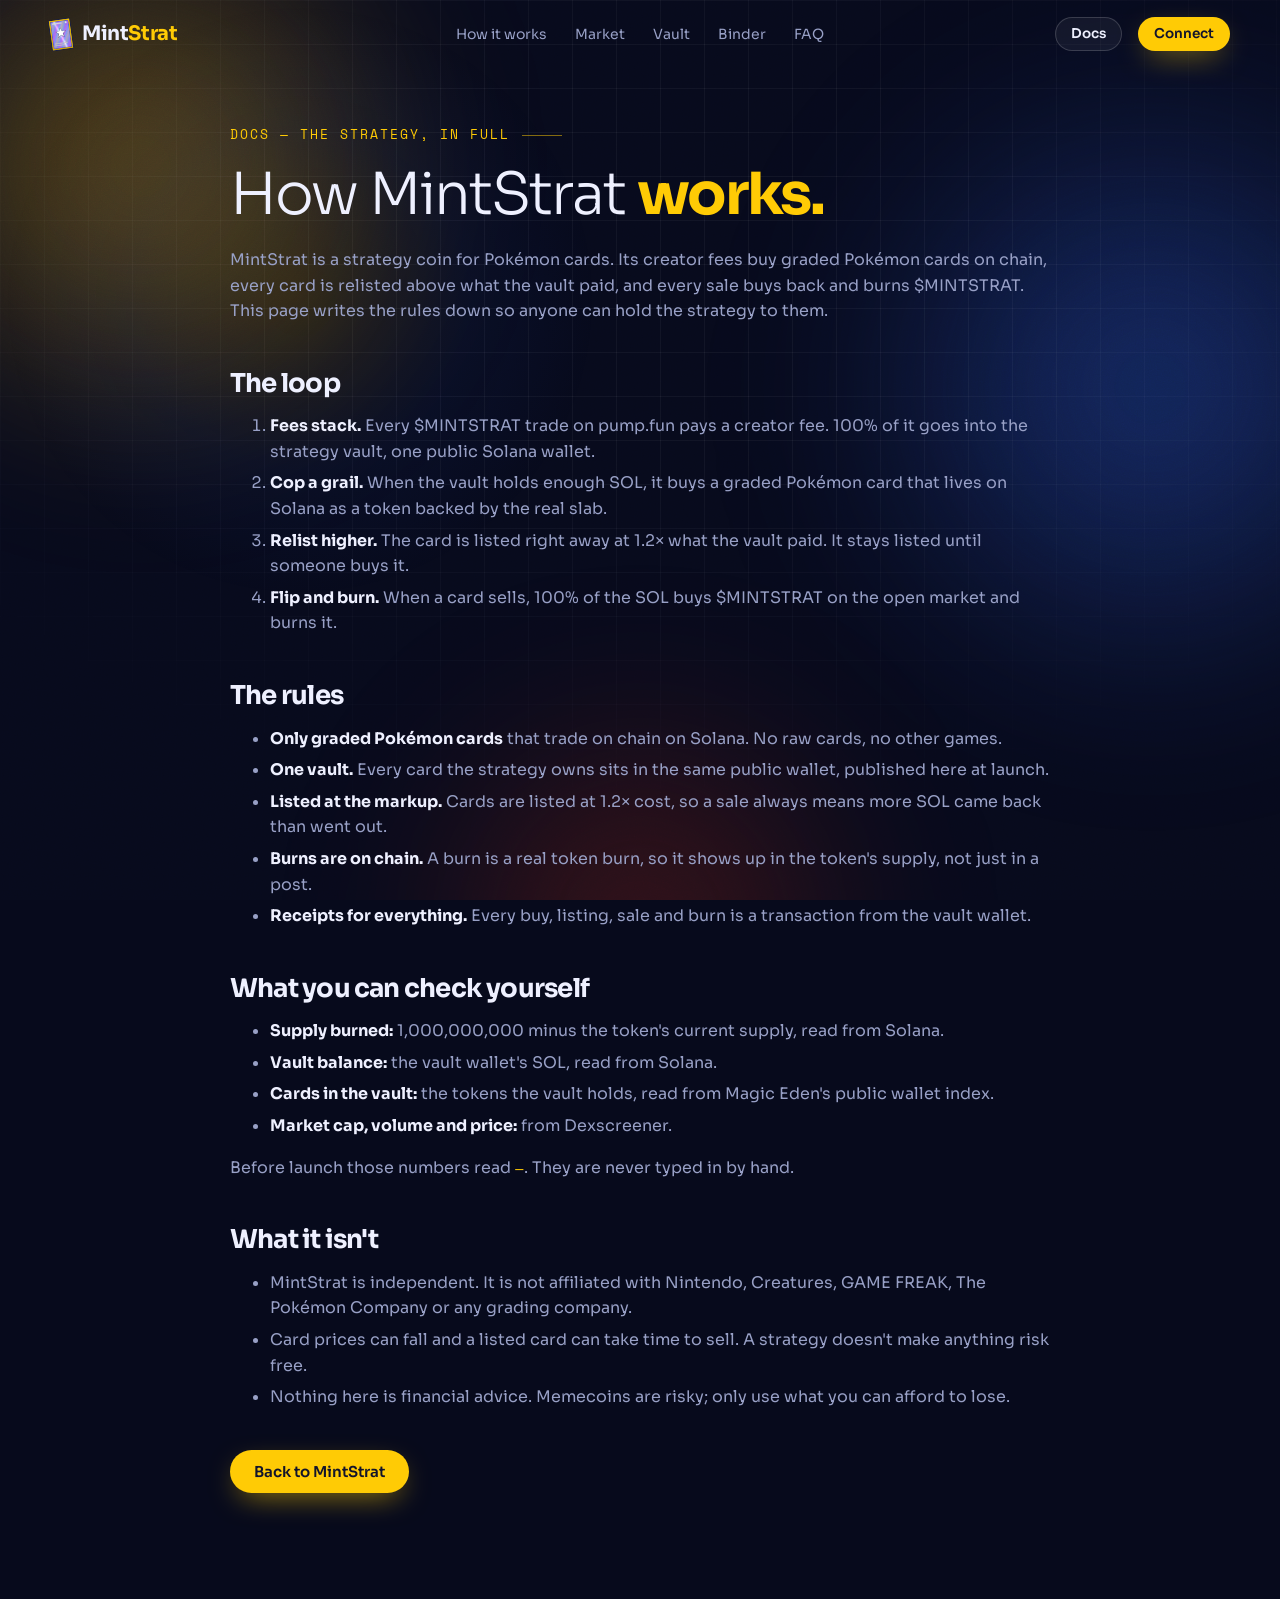
<file: docs.html>
<!doctype html>
<html lang="en">
<head>
<meta charset="utf-8">
<meta name="viewport" content="width=device-width, initial-scale=1, viewport-fit=cover">
<title>MintStrat — docs</title>
<meta name="description" content="Fees cop grails. Grails get flipped. Every flip burns supply. The Pokémon card strategy on Solana.">
<meta property="og:title" content="MintStrat">
<meta property="og:description" content="Fees cop grails. Grails get flipped. Every flip burns supply.">
<meta property="og:image" content="https://mintstrat-two.vercel.app/assets/img/og.jpg">
<meta property="og:url" content="https://mintstrat-two.vercel.app/">
<meta name="twitter:card" content="summary_large_image">
<meta name="theme-color" content="#070a1c">
<link rel="icon" href="/favicon.ico?v=2" sizes="any">
<link rel="icon" type="image/png" href="/assets/img/favicon-32.png?v=2" sizes="32x32">
<link rel="apple-touch-icon" href="/assets/img/favicon-180.png?v=2">
<link rel="preload" href="/assets/fonts/sora.woff2" as="font" type="font/woff2" crossorigin>
<link rel="stylesheet" href="/assets/css/site.css?v=5">
</head>
<body>
<div class="bg" aria-hidden="true"><i class="glow g1"></i><i class="glow g2"></i><i class="glow g3"></i><div class="grid"></div><div class="tw" id="tw"></div></div>
<div class="grain" aria-hidden="true"></div>

<div class="progress" id="progress" aria-hidden="true"></div>
<div class="cglow" id="cglow" aria-hidden="true"></div>
<nav class="top" id="nav">
  <div class="wrap in">
    <a class="logo" href="/" aria-label="MintStrat, back to top"><img src="/assets/img/card-star.webp" alt="" width="22" height="31"><span>Mint<b>Strat</b></span></a>
    <div class="links" id="links"><a href="/#how">How it works</a><a href="/#market">Market</a><a href="/#live">Vault</a><a href="/#binder">Binder</a><a href="/#faq">FAQ</a></div>
    <div class="navr"><a class="btn ghost sm" href="/docs">Docs</a><span id="navBuy"></span><span id="navWallet" class="wwrap"></span><button class="menu" id="menu" type="button" aria-label="Menu" aria-expanded="false"><i></i><i></i></button></div>
  </div>
</nav>

<main>
<article class="wrap doc">
  <div class="eyebrow">docs — the strategy, in full</div>
  <h1>How MintStrat <b style="color:var(--y);font-weight:700">works.</b></h1>
  <p>MintStrat is a strategy coin for Pokémon cards. Its creator fees buy graded Pokémon cards on chain, every card is relisted above what the vault paid, and every sale buys back and burns $MINTSTRAT. This page writes the rules down so anyone can hold the strategy to them.</p>

  <h2>The loop</h2>
  <ol>
    <li><b>Fees stack.</b> Every $MINTSTRAT trade on pump.fun pays a creator fee. <span data-cfg="feePct">100</span>% of it goes into the strategy vault, one public Solana wallet.</li>
    <li><b>Cop a grail.</b> When the vault holds enough SOL, it buys a graded Pokémon card that lives on Solana as a token backed by the real slab.</li>
    <li><b>Relist higher.</b> The card is listed right away at <span data-cfg="markup">1.2</span>× what the vault paid. It stays listed until someone buys it.</li>
    <li><b>Flip and burn.</b> When a card sells, <span data-cfg="burnPct">100</span>% of the SOL buys $MINTSTRAT on the open market and burns it.</li>
  </ol>

  <h2>The rules</h2>
  <ul>
    <li><b>Only graded Pokémon cards</b> that trade on chain on Solana. No raw cards, no other games.</li>
    <li><b>One vault.</b> Every card the strategy owns sits in the same public wallet, published here at launch.</li>
    <li><b>Listed at the markup.</b> Cards are listed at <span data-cfg="markup">1.2</span>× cost, so a sale always means more SOL came back than went out.</li>
    <li><b>Burns are on chain.</b> A burn is a real token burn, so it shows up in the token's supply, not just in a post.</li>
    <li><b>Receipts for everything.</b> Every buy, listing, sale and burn is a transaction from the vault wallet.</li>
  </ul>

  <h2>What you can check yourself</h2>
  <ul>
    <li><b>Supply burned:</b> 1,000,000,000 minus the token's current supply, read from Solana.</li>
    <li><b>Vault balance:</b> the vault wallet's SOL, read from Solana.</li>
    <li><b>Cards in the vault:</b> the tokens the vault holds, read from Magic Eden's public wallet index.</li>
    <li><b>Market cap, volume and price:</b> from Dexscreener.</li>
  </ul>
  <p>Before launch those numbers read <code>—</code>. They are never typed in by hand.</p>

  <h2>What it isn't</h2>
  <ul>
    <li>MintStrat is independent. It is not affiliated with Nintendo, Creatures, GAME FREAK, The Pokémon Company or any grading company.</li>
    <li>Card prices can fall and a listed card can take time to sell. A strategy doesn't make anything risk free.</li>
    <li>Nothing here is financial advice. Memecoins are risky; only use what you can afford to lose.</li>
  </ul>
  <p style="margin-top:40px"><a class="btn y" href="/">Back to MintStrat</a></p>
</article>
</main>
<script src="/assets/js/config.js?v=1"></script>
<div class="toast" id="toast" role="status" aria-live="polite"></div>
<script src="/assets/js/wallet.js?v=1"></script>
<script>(function(){var C=window.MINT||{};document.querySelectorAll('[data-cfg]').forEach(function(e){var v=C[e.dataset.cfg];if(v!=null)e.textContent=v;});var n=document.getElementById('nav');addEventListener('scroll',function(){n.classList.toggle('scrolled',scrollY>10)},{passive:true});var m=document.getElementById('menu');m.addEventListener('click',function(){n.classList.toggle('open')});})();</script>
</body>
</html>
</file>
<file: assets/css/site.css>
@font-face { font-family: 'Sora'; src: url('/assets/fonts/sora.woff2') format('woff2'); font-weight: 100 800; font-display: swap; }
@font-face { font-family: 'Mono'; src: url('/assets/fonts/mono.woff2') format('woff2'); font-weight: 400; font-display: swap; }
@font-face { font-family: 'Mono'; src: url('/assets/fonts/mono-bold.woff2') format('woff2'); font-weight: 700; font-display: swap; }
:root {
  --bg: #070a1c; --bg2: #0b1030; --panel: rgba(16, 20, 52, .58); --panel2: rgba(255, 255, 255, .04); --line: rgba(255, 255, 255, .09); --line2: rgba(255, 255, 255, .16);
  --text: #eef0ff; --mute: #98a0c6; --mute2: #6c74a0; --y: #ffcb05; --y2: #ffb000; --blue: #2f63e6; --sky: #6fb4ff; --red: #e3350d; --ok: #39d98a;
  --r: 22px; --ease: cubic-bezier(.2, .8, .2, 1); --spring: cubic-bezier(.34, 1.5, .64, 1);
  --sans: 'Sora', system-ui, -apple-system, sans-serif; --mono: 'Mono', ui-monospace, SFMono-Regular, Menlo, monospace;
}
* { box-sizing: border-box; }
html { scroll-behavior: smooth; overflow-x: hidden; background: var(--bg); }
body { margin: 0; color: var(--text); font: 400 16px/1.6 var(--sans); background: var(--bg); overflow-x: clip; -webkit-font-smoothing: antialiased; }
img { max-width: 100%; display: block; }
a { color: inherit; }
.wrap { width: min(1180px, 100% - 40px); margin: 0 auto; }
::selection { background: var(--y); color: #111; }

/* ---------- the ground: deep navy, gold and blue glows, a faint grid, twinkles ---------- */
.bg { position: fixed; inset: 0; z-index: 0; pointer-events: none; overflow: hidden; }
.glow { position: absolute; border-radius: 50%; filter: blur(90px); opacity: .55; animation: drift 22s ease-in-out infinite alternate; }
.g1 { width: 46vw; height: 46vw; left: -12vw; top: -10vw; background: radial-gradient(circle, rgba(255, 190, 20, .75), rgba(255, 150, 0, 0) 70%); }
.g2 { width: 52vw; height: 52vw; right: -16vw; top: 6vh; background: radial-gradient(circle, rgba(47, 99, 230, .8), rgba(47, 99, 230, 0) 70%); animation-duration: 28s; }
.g3 { width: 40vw; height: 40vw; left: 30vw; bottom: -22vw; background: radial-gradient(circle, rgba(227, 53, 13, .55), rgba(227, 53, 13, 0) 70%); animation-duration: 26s; }
@keyframes drift { from { transform: translate3d(0, 0, 0) scale(1); } to { transform: translate3d(4vw, 3vh, 0) scale(1.08); } }
.grid { position: absolute; inset: -44px; background-image: linear-gradient(rgba(255, 255, 255, .045) 1px, transparent 1px), linear-gradient(90deg, rgba(255, 255, 255, .045) 1px, transparent 1px); background-size: 44px 44px; mask-image: radial-gradient(ellipse 80% 70% at 50% 30%, #000 30%, transparent 85%); -webkit-mask-image: radial-gradient(ellipse 80% 70% at 50% 30%, #000 30%, transparent 85%); animation: gridmove 30s linear infinite; }
@keyframes gridmove { to { transform: translate3d(44px, 44px, 0); } }
.grain { position: fixed; inset: 0; z-index: 1; pointer-events: none; opacity: .14; mix-blend-mode: overlay;
  background-image: url("data:image/svg+xml,%3Csvg xmlns='http://www.w3.org/2000/svg' width='160' height='160'%3E%3Cfilter id='n'%3E%3CfeTurbulence type='fractalNoise' baseFrequency='.85' numOctaves='2' stitchTiles='stitch'/%3E%3C/filter%3E%3Crect width='160' height='160' filter='url(%23n)'/%3E%3C/svg%3E"); }
.tw i { position: absolute; width: var(--s, 10px); height: var(--s, 10px); background: #fff; clip-path: polygon(50% 0, 60% 40%, 100% 50%, 60% 60%, 50% 100%, 40% 60%, 0 50%, 40% 40%); opacity: 0; animation: twinkle var(--d, 4s) ease-in-out infinite; animation-delay: var(--dl, 0s); filter: drop-shadow(0 0 6px rgba(255, 255, 255, .8)); }
@keyframes twinkle { 0%, 100% { opacity: 0; transform: scale(.4) rotate(0deg); } 50% { opacity: .9; transform: scale(1) rotate(45deg); } }
main, nav { position: relative; z-index: 2; }

/* ---------- nav ---------- */
nav.top { position: sticky; top: 0; z-index: 30; transition: background .3s, border-color .3s; border-bottom: 1px solid transparent; }
nav.top.scrolled { background: rgba(7, 10, 28, .72); backdrop-filter: blur(16px) saturate(1.4); -webkit-backdrop-filter: blur(16px) saturate(1.4); border-bottom-color: var(--line); }
nav.top .in { display: grid; grid-template-columns: 1fr auto 1fr; align-items: center; height: 68px; }
.logo { display: inline-flex; align-items: center; gap: 10px; text-decoration: none; font: 700 20px/1 var(--sans); letter-spacing: -.02em; }
.logo img { width: 22px; height: auto; transform: rotate(-8deg); transition: transform .5s var(--spring); }
.logo:hover img { transform: rotate(6deg) scale(1.12); }
.logo b { color: var(--y); font-weight: 700; }
.links { position: relative; display: flex; gap: 2px; }
.links a { position: relative; z-index: 1; text-decoration: none; font-size: 14px; color: var(--mute); padding: 8px 13px; border-radius: 999px; transition: color .25s; white-space: nowrap; }
.links a:hover, .links a.on { color: var(--text); }
.links a.on { background: rgba(255, 255, 255, .07); box-shadow: inset 0 0 0 1px var(--line); }
.navr { display: flex; justify-content: flex-end; align-items: center; gap: 8px; }
.menu { display: none; }

/* ---------- buttons ---------- */
.btn { display: inline-flex; align-items: center; justify-content: center; gap: 8px; border: 0; border-radius: 999px; padding: 14px 24px; font: 600 15px/1 var(--sans); text-decoration: none; cursor: pointer; transition: transform .35s var(--spring), box-shadow .3s, background .2s, color .2s; white-space: nowrap; }
.btn.y { background: var(--y); color: #12142c; box-shadow: 0 10px 30px -10px rgba(255, 203, 5, .7); }
.btn.y:hover { transform: translateY(-2px); box-shadow: 0 16px 36px -12px rgba(255, 203, 5, .85); }
.btn.ghost { background: rgba(255, 255, 255, .05); color: var(--text); box-shadow: inset 0 0 0 1px var(--line2); }
.btn.ghost:hover { background: rgba(255, 255, 255, .1); transform: translateY(-2px); }
.btn.sm { padding: 10px 16px; font-size: 13.5px; }
.btn[disabled] { opacity: .5; pointer-events: none; }

/* ---------- hero ---------- */
.hero { position: relative; padding: 46px 0 0; }
.hero-in { display: grid; grid-template-columns: minmax(0, 1.2fr) minmax(0, .95fr); gap: 30px; align-items: center; min-height: min(640px, calc(100svh - 120px)); }
h1 { font: 300 clamp(36px, 4.5vw, 62px)/1.06 var(--sans); letter-spacing: -.035em; margin: 22px 0 22px; }
h1 .l { display: block; overflow: hidden; }
h1 .l > span { display: inline-block; transform: translateY(105%); animation: up .9s var(--ease) forwards; }
h1 .l:nth-child(2) > span { animation-delay: .08s; } h1 .l:nth-child(3) > span { animation-delay: .16s; }
h1 .y { color: var(--y); font-weight: 700; }
@keyframes up { to { transform: none; } }
.mono-line { font: 400 13px/1.6 var(--mono); letter-spacing: .16em; color: var(--mute); margin: 0 0 30px; opacity: 0; animation: fadein .8s .45s forwards; }
.mono-line b { color: var(--y); font-weight: 700; }
.ctas { display: flex; gap: 12px; flex-wrap: wrap; opacity: 0; animation: fadein .8s .55s forwards; }
@keyframes fadein { to { opacity: 1; } }
.hero-art { --px: 0px; --py: 0px; position: relative; height: 560px; perspective: 1400px; }
.hero-art .fan { transform: translate3d(var(--px), var(--py), 0); transition: transform .6s var(--ease); }
.hero-art .gp { translate: calc(var(--px) * -.6) calc(var(--py) * -.6); transition: translate .6s var(--ease), opacity .8s var(--ease); }
.fan { position: absolute; left: 50%; top: 50%; width: 0; height: 0; }
.fan .holo { position: absolute; width: 230px; aspect-ratio: 560 / 784; left: -115px; top: -161px; transition: transform .8s var(--spring); }
.fan .c1 { transform: translate(-128px, 18px) rotate(-14deg); z-index: 1; }
.fan .c2 { transform: translate(128px, 18px) rotate(14deg); z-index: 1; }
.fan .c3 { transform: translate(0, -8px); z-index: 2; }
.hero-art:hover .fan .c1 { transform: translate(-160px, 22px) rotate(-18deg); }
.hero-art:hover .fan .c2 { transform: translate(160px, 22px) rotate(18deg); }
.fan .holo { opacity: 0; animation: dealin .9s var(--spring) forwards; }
.fan .c1 { animation-delay: .25s; } .fan .c2 { animation-delay: .38s; } .fan .c3 { animation-delay: .5s; }
@keyframes dealin { from { opacity: 0; translate: 0 60px; } to { opacity: 1; translate: 0 0; } }
.halo { position: absolute; left: 50%; top: 50%; width: 520px; height: 520px; margin: -260px 0 0 -260px; border-radius: 50%; background: radial-gradient(circle, rgba(255, 196, 30, .38), rgba(255, 196, 30, 0) 62%); filter: blur(10px); animation: breathe 6s ease-in-out infinite; }
@keyframes breathe { 50% { transform: scale(1.08); opacity: .8; } }
.rays { position: absolute; left: 50%; top: 50%; width: 900px; height: 900px; margin: -450px 0 0 -450px; background: repeating-conic-gradient(from 0deg, rgba(255, 255, 255, .05) 0 6deg, transparent 6deg 15deg); mask-image: radial-gradient(circle, #000 10%, transparent 60%); -webkit-mask-image: radial-gradient(circle, #000 10%, transparent 60%); animation: spin 80s linear infinite; }
@keyframes spin { to { transform: rotate(360deg); } }

/* the holo card: tilt toward the pointer, foil and glare follow it */
.holo { --rx: 0deg; --ry: 0deg; --mx: 50%; --my: 50%; --o: 0; }
.holo .in { position: absolute; inset: 0; border-radius: 6.5% / 4.6%; transform: rotateX(var(--rx)) rotateY(var(--ry)); transform-style: preserve-3d; transition: transform .5s var(--ease); box-shadow: 0 30px 60px -24px rgba(0, 0, 20, .8); will-change: transform; }
.holo.active .in { transition: transform .08s linear; }
.holo img { width: 100%; height: 100%; border-radius: inherit; }
.holo .foil, .holo .glare { position: absolute; inset: 2.5%; border-radius: 5% / 3.6%; pointer-events: none; }
.holo .foil { background: linear-gradient(115deg, transparent 18%, rgba(255, 70, 190, .55) 32%, rgba(70, 230, 255, .55) 44%, rgba(255, 240, 90, .55) 56%, rgba(120, 255, 160, .5) 68%, transparent 82%); background-size: 260% 260%; background-position: var(--mx) var(--my); mix-blend-mode: color-dodge; opacity: calc(.18 + var(--o) * .5); transition: opacity .4s; }
.holo .glare { background: radial-gradient(circle at var(--mx) var(--my), rgba(255, 255, 255, .7), rgba(255, 255, 255, 0) 45%); mix-blend-mode: overlay; opacity: calc(.25 + var(--o) * .6); transition: opacity .4s; }

/* glass panels floating around the cards */
.gp { position: absolute; display: flex; gap: 12px; align-items: center; padding: 14px 18px 14px 14px; border-radius: 18px; background: var(--panel); backdrop-filter: blur(14px) saturate(1.3); -webkit-backdrop-filter: blur(14px) saturate(1.3); box-shadow: inset 0 0 0 1px var(--line2), 0 20px 40px -20px rgba(0, 0, 10, .8); animation: float 7s ease-in-out infinite; z-index: 3; opacity: 0; }
.gp.show { opacity: 1; transition: opacity .8s var(--ease); }
.gp .lab { font: 400 10.5px/1 var(--mono); letter-spacing: .16em; text-transform: uppercase; color: var(--y); }
.gp .t { font: 700 16px/1.2 var(--sans); margin-top: 5px; }
.gp .s { font: 400 10.5px/1.3 var(--mono); letter-spacing: .1em; text-transform: uppercase; color: var(--mute); margin-top: 4px; }
.gp .thumb { width: 34px; height: auto; border-radius: 4px; }
.gp .ic { width: 34px; height: 34px; border-radius: 10px; display: grid; place-items: center; background: rgba(255, 255, 255, .06); font-size: 18px; }
.gp .bar { height: 5px; border-radius: 3px; background: rgba(255, 255, 255, .12); margin-top: 8px; overflow: hidden; width: 150px; }
.gp .bar i { display: block; height: 100%; width: 62%; background: var(--y); border-radius: 3px; animation: fill 3.6s var(--ease) infinite; }
@keyframes fill { 0% { width: 10%; } 70%, 100% { width: 92%; } }
.gp.p1 { left: 2%; top: 7%; animation-delay: -1s; } .gp.p2 { right: 0; top: 40%; animation-delay: -3s; } .gp.p3 { left: 6%; bottom: 6%; animation-delay: -5s; }
.gp.p2 .lab { color: var(--sky); } .gp.p3 .lab { color: #ff9a4a; }
@keyframes float { 0%, 100% { transform: translateY(0); } 50% { transform: translateY(-12px); } }
.lines { position: absolute; inset: 0; width: 100%; height: 100%; pointer-events: none; z-index: 0; }
.lines path { fill: none; stroke: rgba(255, 220, 140, .25); stroke-width: 1.2; stroke-dasharray: 4 6; animation: dash 14s linear infinite; }
@keyframes dash { to { stroke-dashoffset: -200; } }

/* the cycle tape */
.tape { position: relative; margin-top: 30px; border-block: 1px solid var(--line); background: rgba(255, 255, 255, .02); overflow: hidden; mask-image: linear-gradient(90deg, transparent, #000 8%, #000 92%, transparent); -webkit-mask-image: linear-gradient(90deg, transparent, #000 8%, #000 92%, transparent); }
.tape .track { display: flex; width: max-content; animation: marquee 40s linear infinite; }
.tape span { display: inline-flex; align-items: center; gap: 14px; padding: 16px 22px; font: 400 13px/1 var(--mono); letter-spacing: .16em; text-transform: uppercase; color: var(--mute); white-space: nowrap; }
.tape span b { color: var(--y); font-weight: 700; }
.tape span i { width: 6px; height: 6px; border-radius: 50%; background: var(--line2); }
@keyframes marquee { to { transform: translateX(-50%); } }

/* ---------- sections ---------- */
section.band { position: relative; padding: 110px 0; }
.eyebrow { display: flex; align-items: center; gap: 12px; font: 400 12.5px/1 var(--mono); letter-spacing: .16em; text-transform: uppercase; color: var(--y); margin-bottom: 18px; }
.eyebrow::after { content: ''; width: 40px; height: 1px; background: currentColor; opacity: .5; }
h2 { font: 300 clamp(32px, 4.2vw, 54px)/1.06 var(--sans); letter-spacing: -.03em; margin: 0 0 16px; max-width: 18ch; }
h2 b { font-weight: 700; color: var(--y); }
.lede { color: var(--mute); font-size: 17px; max-width: 60ch; margin: 0 0 44px; }
.rv { opacity: 0; transform: translateY(28px); filter: blur(6px); transition: opacity .9s var(--ease), transform .9s var(--ease), filter .9s var(--ease); transition-delay: var(--d, 0s); }
.rv.vis { opacity: 1; transform: none; filter: none; }

/* live */
.chip { display: inline-flex; align-items: center; gap: 8px; font: 400 11.5px/1 var(--mono); letter-spacing: .12em; text-transform: uppercase; padding: 9px 13px; border-radius: 999px; background: rgba(255, 255, 255, .05); box-shadow: inset 0 0 0 1px var(--line); color: var(--mute); }
.chip i { width: 7px; height: 7px; border-radius: 50%; background: var(--y); }
.chip.live i { background: var(--ok); animation: ping2 1.6s infinite; } .chip.live { color: var(--ok); }
@keyframes ping2 { 0% { box-shadow: 0 0 0 0 rgba(57, 217, 138, .5); } 80%, 100% { box-shadow: 0 0 0 8px rgba(57, 217, 138, 0); } }
.livehead { display: flex; justify-content: space-between; align-items: flex-end; gap: 20px; flex-wrap: wrap; margin-bottom: 30px; }
.livehead .lede { margin: 0; }
.stats { display: grid; grid-template-columns: repeat(3, minmax(0, 1fr)); gap: 14px; }
.stat { position: relative; padding: 22px 22px 20px; border-radius: 20px; background: var(--panel); box-shadow: inset 0 0 0 1px var(--line); overflow: hidden; }
.stat .k { font: 400 11px/1 var(--mono); letter-spacing: .16em; text-transform: uppercase; color: var(--mute); }
.stat .v { font: 700 clamp(26px, 3vw, 36px)/1.1 var(--sans); letter-spacing: -.02em; margin-top: 12px; }
.stat .v.y { color: var(--y); }
.stat .d { font: 400 12px/1.4 var(--mono); color: var(--mute2); margin-top: 8px; letter-spacing: .04em; }
.stat .spark { position: absolute; right: -20px; top: -20px; width: 110px; height: 110px; border-radius: 50%; background: radial-gradient(circle, rgba(255, 203, 5, .14), transparent 70%); }
.receipts { display: flex; gap: 10px; flex-wrap: wrap; margin-top: 18px; align-items: center; }
.receipts .note { color: var(--mute); font-size: 14px; }
.receipts a { font: 400 12.5px/1 var(--mono); letter-spacing: .08em; text-decoration: none; padding: 10px 14px; border-radius: 999px; background: rgba(255, 255, 255, .04); box-shadow: inset 0 0 0 1px var(--line); transition: background .2s, color .2s; }
.receipts a:hover { background: rgba(255, 203, 5, .12); color: var(--y); }

/* binder */
.binder { padding: 26px; border-radius: 28px; background: linear-gradient(160deg, rgba(36, 52, 140, .45), rgba(14, 18, 50, .6)); box-shadow: inset 0 0 0 1px var(--line2), 0 40px 80px -50px rgba(0, 0, 0, .9); }
.binder .pages { display: grid; grid-template-columns: repeat(6, minmax(0, 1fr)); gap: 14px; }
.slot { position: relative; aspect-ratio: 5 / 7; border-radius: 12px; border: 1.5px dashed rgba(255, 255, 255, .16); display: grid; place-items: center; background: rgba(0, 0, 0, .14); overflow: hidden; transition: border-color .3s, transform .4s var(--spring); }
.slot:hover { border-color: rgba(255, 203, 5, .5); transform: translateY(-4px); }
.slot span { font: 400 10.5px/1 var(--mono); letter-spacing: .14em; color: var(--mute2); text-transform: uppercase; }
.slot.full { border-style: solid; border-color: rgba(255, 203, 5, .35); }
.slot.full img { position: absolute; inset: 0; width: 100%; height: 100%; object-fit: cover; }
.slot.full .nm { position: absolute; left: 6px; right: 6px; bottom: 6px; font: 600 11px/1.2 var(--sans); padding: 6px 8px; border-radius: 8px; background: rgba(7, 10, 28, .78); }
.binder .foot { display: flex; justify-content: space-between; gap: 16px; flex-wrap: wrap; margin-top: 18px; color: var(--mute); font-size: 14px; }

/* token */
.token { display: grid; grid-template-columns: minmax(0, 1.1fr) minmax(0, .9fr); gap: 36px; align-items: center; }
.ca { display: flex; align-items: center; gap: 12px; padding: 12px 12px 12px 20px; border-radius: 18px; background: var(--panel); box-shadow: inset 0 0 0 1px var(--line2); }
.ca code { flex: 1; min-width: 0; font: 400 14px/1.4 var(--mono); color: var(--text); overflow: hidden; text-overflow: ellipsis; white-space: nowrap; }
.ca .mute { color: var(--mute); }
.tlinks { display: flex; gap: 10px; flex-wrap: wrap; margin-top: 14px; }
.token .art { position: relative; height: 340px; perspective: 1200px; }
.token .art .holo { position: absolute; width: 190px; aspect-ratio: 560 / 784; left: 50%; top: 50%; }
.token .art .h1 { transform: translate(-115%, -50%) rotate(-10deg); } .token .art .h2 { transform: translate(-50%, -54%); z-index: 2; } .token .art .h3 { transform: translate(15%, -50%) rotate(10deg); }

/* faq */
.faq { display: grid; gap: 10px; max-width: 860px; }
.faq details { border-radius: 18px; background: var(--panel); box-shadow: inset 0 0 0 1px var(--line); overflow: hidden; transition: box-shadow .3s; }
.faq details[open] { box-shadow: inset 0 0 0 1px rgba(255, 203, 5, .3); }
.faq summary { list-style: none; cursor: pointer; padding: 20px 24px; font: 600 16.5px/1.4 var(--sans); display: flex; justify-content: space-between; gap: 16px; }
.faq summary::-webkit-details-marker { display: none; }
.faq summary::after { content: '+'; font: 300 24px/1 var(--sans); color: var(--y); transition: transform .3s var(--spring); }
.faq details[open] summary::after { transform: rotate(45deg); }
.faq details > div { padding: 0 24px 22px; color: var(--mute); }

.toast { position: fixed; left: 50%; bottom: 28px; transform: translate(-50%, 30px); opacity: 0; padding: 14px 22px; border-radius: 999px; background: var(--y); color: #111; font: 600 14px/1 var(--sans); z-index: 60; transition: transform .4s var(--spring), opacity .3s; pointer-events: none; }
.toast.on { transform: translate(-50%, 0); opacity: 1; }

/* docs */
.doc { max-width: 820px; padding: 60px 0 90px; }
.doc h1 { font-size: clamp(36px, 5vw, 58px); }
.doc h2 { font-size: 26px; font-weight: 700; margin-top: 46px; max-width: none; }
.doc p, .doc li { color: var(--mute); font-size: 16px; }
.doc li { margin: 6px 0; }
.doc b { color: var(--text); }
.doc code { font: 400 14px var(--mono); color: var(--y); }

@media (max-width: 1060px) {
  .links { display: none; } nav.top .in { grid-template-columns: auto 1fr auto; }
  .menu { display: inline-grid; place-content: center; gap: 5px; width: 42px; height: 42px; border-radius: 50%; border: 0; background: rgba(255, 255, 255, .06); box-shadow: inset 0 0 0 1px var(--line2); cursor: pointer; }
  .menu i { display: block; width: 16px; height: 2px; border-radius: 2px; background: var(--text); transition: transform .35s var(--spring); }
  nav.open .menu i:first-child { transform: translateY(3.5px) rotate(45deg); } nav.open .menu i:last-child { transform: translateY(-3.5px) rotate(-45deg); }
  nav.open .links { display: grid; position: absolute; top: calc(100% + 8px); left: 14px; right: 14px; grid-template-columns: 1fr 1fr; gap: 6px; padding: 12px; border-radius: 20px; background: rgba(12, 16, 44, .96); box-shadow: inset 0 0 0 1px var(--line2), 0 30px 60px -20px rgba(0, 0, 0, .8); animation: menuin .35s var(--spring); }
  nav.open .links a { padding: 13px 14px; border-radius: 12px; background: rgba(255, 255, 255, .04); font-size: 15px; color: var(--text); }
  @keyframes menuin { from { opacity: 0; transform: translateY(-8px) scale(.98); } }
  .hero-in { grid-template-columns: minmax(0, 1fr); min-height: 0; }
  .hero-art { height: 480px; }
  .stats { grid-template-columns: repeat(2, minmax(0, 1fr)); }
  .binder .pages { grid-template-columns: repeat(4, minmax(0, 1fr)); }
  .token { grid-template-columns: minmax(0, 1fr); }
}
@media (max-width: 640px) {
  .wrap { width: min(1180px, 100% - 32px); }
  section.band { padding: 80px 0; }
  .navr .btn.ghost { display: none; }
  .hero { padding-top: 26px; }
  .hero-art { height: 400px; }
  .fan .holo { width: 160px; left: -80px; top: -112px; }
  .fan .c1 { transform: translate(-82px, 14px) rotate(-14deg); } .fan .c2 { transform: translate(82px, 14px) rotate(14deg); }
  .hero-art:hover .fan .c1 { transform: translate(-96px, 16px) rotate(-17deg); } .hero-art:hover .fan .c2 { transform: translate(96px, 16px) rotate(17deg); }
  .gp { padding: 10px 12px 10px 10px; gap: 9px; } .gp .t { font-size: 13px; } .gp .s { display: none; } .gp .thumb, .gp .ic { width: 26px; } .gp .ic { height: 26px; font-size: 14px; } .gp .bar { width: 96px; }
  .gp.p1 { left: 0; top: 2%; } .gp.p2 { right: 0; top: 46%; } .gp.p3 { left: 0; bottom: 2%; }
  .stats { grid-template-columns: minmax(0, 1fr); }
  .binder { padding: 16px; } .binder .pages { grid-template-columns: repeat(3, minmax(0, 1fr)); gap: 10px; }
  .token .art { height: 260px; } .token .art .holo { width: 140px; }
  .mono-line { letter-spacing: .1em; font-size: 12px; }
}
@media (prefers-reduced-motion: reduce) {
  *, *::before, *::after { animation-duration: .001s !important; animation-iteration-count: 1 !important; transition-duration: .001s !important; scroll-behavior: auto !important; }
  .rv { opacity: 1; transform: none; filter: none; }
}

/* ---------- motion layer ---------- */
.progress { position: fixed; left: 0; right: 0; top: 0; height: 3px; z-index: 50; transform-origin: 0 50%; transform: scaleX(0); background: linear-gradient(90deg, var(--y), #ff8a3d, var(--sky)); box-shadow: 0 0 12px rgba(255, 203, 5, .6); }
.cglow { position: fixed; left: 0; top: 0; width: 600px; height: 600px; border-radius: 50%; z-index: 1; pointer-events: none; background: radial-gradient(circle, rgba(255, 203, 5, .08), rgba(47, 99, 230, .05) 40%, transparent 70%); will-change: transform; }
.rise { position: absolute; inset: 0; pointer-events: none; z-index: 2; overflow: hidden; }
.rise i { position: absolute; bottom: 8%; width: var(--s); height: var(--s); background: #fff; clip-path: polygon(50% 0, 60% 40%, 100% 50%, 60% 60%, 50% 100%, 40% 60%, 0 50%, 40% 40%); opacity: 0; filter: drop-shadow(0 0 6px rgba(255, 220, 120, .9)); animation: riseup var(--d) linear infinite; animation-delay: var(--dl); }
.rise i:nth-child(3n) { background: var(--y); } .rise i:nth-child(4n) { background: var(--sky); }
@keyframes riseup { 0% { opacity: 0; transform: translate(0, 0) scale(.5) rotate(0); } 15% { opacity: 1; } 100% { opacity: 0; transform: translate(var(--x), -460px) scale(1.1) rotate(180deg); } }
.hw { display: inline-block; overflow: hidden; vertical-align: bottom; padding-bottom: .08em; margin-bottom: -.08em; }
.hw > span { display: inline-block; transform: translateY(105%); transition: transform .9s var(--ease); }
h2.vis .hw > span, h2:not(.rv) .hw > span { transform: none; }
.stat::before { content: ''; position: absolute; inset: 0; background: linear-gradient(110deg, transparent 30%, rgba(255, 255, 255, .07) 50%, transparent 70%); transform: translateX(-100%); animation: sweep 5s ease-in-out infinite; animation-delay: var(--d, 0s); }
@keyframes sweep { 0%, 55% { transform: translateX(-100%); } 85%, 100% { transform: translateX(100%); } }
.slot:not(.full)::before { content: ''; position: absolute; inset: 0; background: linear-gradient(115deg, transparent 35%, rgba(255, 120, 220, .10) 45%, rgba(110, 220, 255, .10) 52%, rgba(255, 240, 120, .10) 59%, transparent 68%); background-size: 300% 100%; animation: holosweep 6s linear infinite; animation-delay: calc(var(--i, 0) * -.4s); }
@keyframes holosweep { from { background-position: 150% 0; } to { background-position: -150% 0; } }
.btn.y { background-image: linear-gradient(110deg, var(--y) 40%, #fff3a8 50%, var(--y) 60%); background-size: 250% 100%; animation: btnshine 4.5s ease-in-out infinite; }
@keyframes btnshine { 0%, 60% { background-position: 120% 0; } 100% { background-position: -40% 0; } }

/* ---------- wallet ---------- */
.wwrap { position: relative; }
.wbtn { padding: 10px 18px; font-size: 13.5px; }
.wbtn.on { background: rgba(255, 255, 255, .06); color: var(--text); box-shadow: inset 0 0 0 1px var(--line2); font: 400 13px/1 var(--mono); letter-spacing: .04em; }
.wdot { width: 8px; height: 8px; border-radius: 50%; background: var(--ok); box-shadow: 0 0 0 0 rgba(57, 217, 138, .6); animation: ping2 1.8s infinite; }
.wmodal { position: fixed; inset: 0; z-index: 80; display: grid; place-items: center; padding: 20px; background: rgba(4, 6, 18, .6); backdrop-filter: blur(6px); -webkit-backdrop-filter: blur(6px); opacity: 0; transition: opacity .25s; }
.wmodal.on { opacity: 1; }
.wcard { width: min(400px, 100%); padding: 22px; border-radius: 24px; background: rgba(14, 18, 48, .96); box-shadow: inset 0 0 0 1px var(--line2), 0 40px 80px -30px rgba(0, 0, 0, .9); transform: translateY(14px) scale(.97); transition: transform .4s var(--spring); }
.wmodal.on .wcard { transform: none; }
.whead { display: flex; justify-content: space-between; align-items: center; margin-bottom: 14px; font-size: 18px; }
.wx { border: 0; background: rgba(255, 255, 255, .06); color: var(--text); width: 34px; height: 34px; border-radius: 50%; font-size: 20px; cursor: pointer; }
.wlist { display: grid; gap: 8px; }
.wrow { display: grid; grid-template-columns: 40px 1fr auto; align-items: center; gap: 12px; padding: 12px 14px; border: 0; border-radius: 16px; background: rgba(255, 255, 255, .04); color: var(--text); font: 600 15px/1 var(--sans); text-align: left; cursor: pointer; box-shadow: inset 0 0 0 1px var(--line); transition: background .2s, transform .3s var(--spring); }
.wrow:hover { background: rgba(255, 203, 5, .1); transform: translateX(4px); }
.wlogo { width: 40px; height: 40px; border-radius: 12px; display: grid; place-items: center; background: var(--c); color: #fff; font: 700 18px/1 var(--sans); }
.wlogo.sm { width: 34px; height: 34px; font-size: 15px; border-radius: 10px; }
.ws { font: 400 11px/1 var(--mono); letter-spacing: .08em; text-transform: uppercase; color: var(--mute); }
.wfine { margin: 14px 2px 0; color: var(--mute2); font-size: 12.5px; line-height: 1.5; }
.wmenu { position: absolute; right: 0; top: calc(100% + 10px); width: 260px; padding: 14px; border-radius: 20px; background: rgba(14, 18, 48, .97); box-shadow: inset 0 0 0 1px var(--line2), 0 30px 60px -20px rgba(0, 0, 0, .85); opacity: 0; transform: translateY(-6px) scale(.98); transform-origin: top right; transition: opacity .2s, transform .35s var(--spring); z-index: 60; }
.wmenu.on { opacity: 1; transform: none; }
.wm-h { display: flex; gap: 10px; align-items: center; padding-bottom: 12px; border-bottom: 1px solid var(--line); margin-bottom: 8px; }
.wm-n { font-weight: 700; } .wm-a { font: 400 12px/1.2 var(--mono); color: var(--mute); }
.wm-row { display: flex; justify-content: space-between; padding: 8px 2px; font-size: 14px; color: var(--mute); } .wm-row b { color: var(--text); }
.wm-act { display: grid; gap: 6px; margin-top: 10px; }
.wm-act button, .wm-act a { border: 0; padding: 10px 12px; border-radius: 12px; background: rgba(255, 255, 255, .05); color: var(--text); font: 600 13px/1 var(--sans); text-align: left; text-decoration: none; cursor: pointer; }
.wm-act button:hover, .wm-act a:hover { background: rgba(255, 255, 255, .1); }
.wm-act .off { color: #ff8a8a; }
@media (max-width: 640px) { #navBuy { display: none; } .cglow { display: none; } }

/* ---------- 01 the story: a sticky stage that plays each move as you scroll ---------- */
@keyframes ping { 0% { box-shadow: 0 0 0 0 rgba(255, 203, 5, .55); } 80%, 100% { box-shadow: 0 0 0 9px rgba(255, 203, 5, 0); } }
.story { display: grid; grid-template-columns: minmax(0, 1.06fr) minmax(0, .94fr); gap: 64px; }
.stage-col { position: relative; }
.stage { position: sticky; top: 96px; height: min(560px, calc(100vh - 150px)); min-height: 420px; border-radius: 28px; overflow: hidden; isolation: isolate; container-type: size;
  background: radial-gradient(120% 80% at 50% 0%, rgba(47, 99, 230, .24), transparent 62%), linear-gradient(175deg, #0e1438, #080b22 70%);
  box-shadow: inset 0 0 0 1px var(--line2), 0 50px 90px -60px rgba(0, 0, 0, .95); }
.st-grid { position: absolute; inset: 0; background-image: linear-gradient(rgba(255, 255, 255, .05) 1px, transparent 1px), linear-gradient(90deg, rgba(255, 255, 255, .05) 1px, transparent 1px); background-size: 32px 32px; background-position: center;
  mask-image: radial-gradient(ellipse 75% 65% at 50% 50%, #000 20%, transparent 80%); -webkit-mask-image: radial-gradient(ellipse 75% 65% at 50% 50%, #000 20%, transparent 80%); }
.st-glow { position: absolute; left: 50%; top: 44%; width: 82%; aspect-ratio: 1; border-radius: 50%; transform: translate(-50%, -50%); background: radial-gradient(circle, rgba(255, 203, 5, .26), rgba(255, 203, 5, 0) 62%); transition: filter .8s var(--ease), opacity .8s var(--ease), transform 1s var(--ease); }
.stage[data-s="0"] .st-glow { opacity: .6; transform: translate(-50%, -26%) scale(.8); }
.stage[data-s="3"] .st-glow { filter: hue-rotate(-30deg) saturate(1.6); transform: translate(-50%, -28%) scale(1.12); }
.st-cap { position: absolute; left: 22px; top: 20px; z-index: 6; display: flex; align-items: center; gap: 9px; font: 400 11.5px/1 var(--mono); letter-spacing: .16em; text-transform: uppercase; color: var(--y); }
.st-cap::before { content: ''; width: 7px; height: 7px; border-radius: 50%; background: currentColor; animation: ping 2s infinite; }
#stCap.sw { animation: capin .5s var(--ease); }
@keyframes capin { from { opacity: 0; transform: translateY(6px); } }
.st-dots { position: absolute; right: 22px; top: 22px; z-index: 6; display: flex; gap: 6px; }
.st-dots i { width: 6px; height: 6px; border-radius: 3px; background: rgba(255, 255, 255, .18); transition: width .45s var(--spring), background .3s; }
.stage[data-s="0"] .st-dots i:nth-child(1), .stage[data-s="1"] .st-dots i:nth-child(2), .stage[data-s="2"] .st-dots i:nth-child(3), .stage[data-s="3"] .st-dots i:nth-child(4) { width: 22px; background: var(--y); }

/* 01: fees fall into the vault */
.st-coins { position: absolute; inset: 0; z-index: 5; opacity: 0; transition: opacity .4s; pointer-events: none; }
.stage[data-s="0"] .st-coins { opacity: 1; }
.st-coins i { position: absolute; top: 0; left: 50%; width: 24px; height: calc(76% + 8px); margin-left: calc(var(--x) - 12px); animation: coinfall 1.7s cubic-bezier(.5, 0, .9, .45) infinite; animation-delay: var(--dl); animation-play-state: paused; }
.stage[data-s="0"] .st-coins i { animation-play-state: running; }
.st-coins i::before { content: ''; position: absolute; left: 0; bottom: 0; width: 24px; height: 24px; border-radius: 50%; background: radial-gradient(circle at 34% 30%, #fff7c2, #ffd23a 38%, #e09a00 78%, #b06f00); box-shadow: inset 0 0 0 2px rgba(150, 95, 0, .45), 0 4px 14px -4px rgba(255, 190, 20, .8); animation: coinspin .7s linear infinite; }
.st-coins i:nth-child(1) { --x: -58px; --dl: 0s; } .st-coins i:nth-child(2) { --x: 22px; --dl: -.28s; } .st-coins i:nth-child(3) { --x: -14px; --dl: -.57s; }
.st-coins i:nth-child(4) { --x: 54px; --dl: -.85s; } .st-coins i:nth-child(5) { --x: -36px; --dl: -1.13s; } .st-coins i:nth-child(6) { --x: 36px; --dl: -1.42s; }
@keyframes coinfall { 0% { transform: translateY(-100%); opacity: 0; } 10% { opacity: 1; } 86% { opacity: 1; } 100% { transform: translateY(0); opacity: 0; } }
@keyframes coinspin { 50% { transform: scaleX(.22); } }
.st-vault { position: absolute; left: 50%; top: 76%; z-index: 3; width: 200px; height: 62px; margin-left: -100px; border-radius: 16px; display: grid; place-items: center; background: linear-gradient(180deg, rgba(255, 255, 255, .1), rgba(255, 255, 255, .03)); box-shadow: inset 0 0 0 1px var(--line2), 0 24px 40px -24px rgba(0, 0, 0, .9); transition: opacity .6s var(--ease), transform .6s var(--ease), box-shadow .6s; }
.st-vault::before { content: ''; position: absolute; left: 50%; top: 9px; width: 78px; height: 5px; margin-left: -39px; border-radius: 3px; background: #04061a; box-shadow: inset 0 1px 2px rgba(0, 0, 0, .9); }
.st-vault::after { content: ''; position: absolute; left: 16px; right: 16px; bottom: 10px; height: 3px; border-radius: 2px; background: var(--y); transform-origin: 0 50%; transform: scaleX(.12); transition: transform 1s var(--ease); }
.st-vault span { font: 700 11px/1 var(--mono); letter-spacing: .34em; color: var(--mute); margin-top: 4px; }
.stage[data-s="0"] .st-vault { box-shadow: inset 0 0 0 1px rgba(255, 203, 5, .45), 0 0 46px -12px rgba(255, 203, 5, .5); }
.stage[data-s="0"] .st-vault::after { animation: vfill 3.4s var(--ease) infinite; }
@keyframes vfill { 0% { transform: scaleX(.12); } 88%, 100% { transform: scaleX(1); } }
.stage[data-s="1"] .st-vault, .stage[data-s="2"] .st-vault { opacity: .45; }
.stage[data-s="3"] .st-vault { opacity: 0; transform: translateY(16px) scale(.94); }

/* 02: the slab lands and gets stamped */
.st-obj { position: absolute; left: 50%; top: 42%; z-index: 4; height: 58%; aspect-ratio: 5 / 7.6; transform: translate(-50%, -50%) scale(.72); opacity: .14; filter: saturate(.2); transition: transform .9s var(--spring), opacity .6s var(--ease), filter .6s var(--ease); }
.stage[data-s="1"] .st-obj { transform: translate(-50%, -50%) scale(1); opacity: 1; filter: none; }
.stage[data-s="2"] .st-obj { transform: translate(-92%, -50%) rotate(-5deg) scale(.94); opacity: 1; filter: none; }
.stage[data-s="3"] .st-obj { transform: translate(-50%, -57%) scale(.84); opacity: 1; filter: none; }
.st-slab { position: absolute; inset: 0; border-radius: 6% / 4%; background: linear-gradient(155deg, rgba(255, 255, 255, .2), rgba(255, 255, 255, .05) 38%, rgba(255, 255, 255, .03) 62%, rgba(255, 255, 255, .14)); box-shadow: inset 0 0 0 1.5px rgba(255, 255, 255, .42), inset 0 0 0 7px rgba(255, 255, 255, .05), 0 34px 60px -26px rgba(0, 0, 20, .95); }
.st-lab { position: absolute; left: 7%; right: 7%; top: 3.5%; height: 11.5%; border-radius: 5px; display: flex; align-items: center; justify-content: space-between; padding: 0 8%; background: linear-gradient(90deg, #f6f7fb, #dfe4f1); color: #12142c; font: 700 10px/1 var(--mono); letter-spacing: .14em; font-size: clamp(8px, 1.9cqh, 11px); }
.st-lab b:last-child { font: 800 18px/1 var(--sans); font-size: clamp(13px, 3.4cqh, 20px); letter-spacing: -.02em; }
.st-obj::after { content: ''; position: absolute; inset: 0; z-index: 1; border-radius: 6% / 4%; pointer-events: none; background: linear-gradient(155deg, rgba(255, 255, 255, .2), transparent 28%, transparent 72%, rgba(255, 255, 255, .08)); }
.st-card { position: absolute; left: 9%; right: 9%; top: 19%; bottom: 4.5%; border-radius: 5% / 3.6%; overflow: hidden; box-shadow: 0 0 0 1px rgba(0, 0, 0, .3); }
.st-card img { width: 100%; height: 100%; object-fit: cover; }
.st-foil { position: absolute; inset: 0; background: linear-gradient(115deg, transparent 30%, rgba(255, 90, 200, .35) 42%, rgba(90, 230, 255, .35) 50%, rgba(255, 240, 110, .35) 58%, transparent 70%); background-size: 300% 100%; mix-blend-mode: color-dodge; animation: holosweep 5s linear infinite; }
.st-stamp { position: absolute; left: 50%; top: 58%; z-index: 2; padding: .5em .8em; border: 3px solid currentColor; border-radius: 12px; color: var(--y); background: rgba(7, 10, 28, .62); font: 800 24px/1 var(--sans); font-size: clamp(15px, 4.3cqh, 26px); letter-spacing: .14em; white-space: nowrap; transform: translate(-50%, -50%) rotate(-14deg) scale(1.9); opacity: 0; transition: transform .35s var(--ease), opacity .25s; }
.stage[data-s="1"] .st-stamp, .stage[data-s="3"] .st-stamp { transform: translate(-50%, -50%) rotate(-14deg) scale(1); opacity: 1; transition: transform .5s var(--spring) .3s, opacity .2s .3s; }
.stage[data-s="3"] .st-stamp { color: var(--ok); }

/* 03: back on the market, priced higher */
.st-tag { position: absolute; left: 58%; top: 21%; z-index: 5; display: grid; gap: 6px; padding: 14px 18px 14px 30px; border-radius: 10px 14px 14px 10px; background: var(--y); color: #12142c; box-shadow: 0 20px 40px -18px rgba(255, 190, 20, .55); transform-origin: 14px 50%; transform: translateX(24px) rotate(10deg) scale(.7); opacity: 0; transition: transform .7s var(--spring), opacity .4s; }
.st-tag::before { content: ''; position: absolute; left: 11px; top: 50%; width: 9px; height: 9px; margin-top: -4.5px; border-radius: 50%; background: #0b1030; box-shadow: inset 0 1px 2px rgba(0, 0, 0, .6); }
.st-tag > span { font: 700 10.5px/1 var(--mono); letter-spacing: .2em; }
.st-tag b { font: 800 30px/1 var(--sans); font-size: clamp(20px, 5.4cqh, 31px); letter-spacing: -.02em; }
.stage[data-s="2"] .st-tag { transform: none; opacity: 1; transition-delay: .2s; animation: swing 2.8s ease-in-out .9s infinite; }
@keyframes swing { 0%, 100% { rotate: 0deg; } 25% { rotate: 4deg; } 75% { rotate: -3deg; } }
.st-bars { position: absolute; left: 58%; top: 52%; right: 8%; z-index: 5; display: grid; gap: 14px; opacity: 0; transform: translateY(12px); transition: opacity .5s, transform .6s var(--ease); }
.stage[data-s="2"] .st-bars { opacity: 1; transform: none; transition-delay: .35s; }
.st-bars div { display: grid; gap: 7px; }
.st-bars span { font: 400 10.5px/1 var(--mono); letter-spacing: .18em; text-transform: uppercase; color: var(--mute); }
.st-bars i { position: relative; display: block; height: 7px; border-radius: 4px; background: rgba(255, 255, 255, .08); overflow: hidden; }
.st-bars i::after { content: ''; position: absolute; left: 0; top: 0; bottom: 0; width: var(--w); border-radius: inherit; background: var(--sky); transform: scaleX(0); transform-origin: 0 50%; transition: transform 1s var(--ease) .45s; }
.st-bars div:last-child i::after { background: var(--y); transition-delay: .7s; }
.stage[data-s="2"] .st-bars i::after { transform: scaleX(1); }

/* 04: it sells, the coin burns */
.st-burn { position: absolute; left: 50%; top: 77%; z-index: 5; display: flex; align-items: center; gap: 12px; padding: 13px 20px; border-radius: 999px; white-space: nowrap; background: linear-gradient(90deg, rgba(255, 122, 40, .22), rgba(227, 53, 13, .16)); box-shadow: inset 0 0 0 1px rgba(255, 140, 60, .55), 0 18px 40px -16px rgba(227, 53, 13, .6); font: 700 12.5px/1 var(--mono); letter-spacing: .12em; color: #ffb27a; transform: translate(-50%, 16px); opacity: 0; transition: transform .6s var(--spring), opacity .4s; }
.st-burn b { color: #fff; }
.stage[data-s="3"] .st-burn { transform: translate(-50%, 0); opacity: 1; transition-delay: .25s; }
.st-fire { position: absolute; left: 50%; top: 77%; z-index: 4; width: 0; height: 0; opacity: 0; transition: opacity .4s; }
.stage[data-s="3"] .st-fire { opacity: 1; }
.st-fire i { position: absolute; left: var(--x); top: 4px; width: 12px; height: 16px; margin-left: -6px; border-radius: 50% 50% 50% 50% / 62% 62% 38% 38%; background: radial-gradient(circle at 50% 70%, #fff3b0, #ffb020 40%, #ff5a1a 75%, rgba(227, 53, 13, 0)); opacity: 0; animation: flame 1.3s ease-out infinite; animation-delay: var(--dl); animation-play-state: paused; }
.stage[data-s="3"] .st-fire i { animation-play-state: running; }
.st-fire i:nth-child(1) { --x: -72px; --dx: -10px; --dl: 0s; } .st-fire i:nth-child(2) { --x: -48px; --dx: 6px; --dl: -.3s; } .st-fire i:nth-child(3) { --x: -24px; --dx: -6px; --dl: -.65s; } .st-fire i:nth-child(4) { --x: -4px; --dx: 8px; --dl: -.15s; }
.st-fire i:nth-child(5) { --x: 16px; --dx: -8px; --dl: -.5s; } .st-fire i:nth-child(6) { --x: 38px; --dx: 4px; --dl: -.9s; } .st-fire i:nth-child(7) { --x: 58px; --dx: 10px; --dl: -.4s; } .st-fire i:nth-child(8) { --x: 76px; --dx: -4px; --dl: -1.05s; }
@keyframes flame { 0% { transform: translate(0, 0) scale(1); opacity: 0; } 15% { opacity: 1; } 100% { transform: translate(var(--dx, 0px), -110px) scale(.25); opacity: 0; } }

/* the four moves, read on the right while the stage plays on the left */
.story-steps { position: relative; padding-left: 40px; }
.story-steps::before, .story-steps::after { content: ''; position: absolute; left: 4px; top: 0; width: 1px; }
.story-steps::before { bottom: 0; background: var(--line); }
.story-steps::after { height: var(--sp, 0%); background: linear-gradient(var(--y), #ff8a3d); box-shadow: 0 0 10px rgba(255, 203, 5, .5); transition: height .2s linear; }
.sstep { position: relative; min-height: 60vh; display: flex; flex-direction: column; justify-content: center; opacity: .26; transition: opacity .55s var(--ease); }
.sstep::before { content: ''; position: absolute; left: -40px; top: 50%; width: 9px; height: 9px; margin-top: -4.5px; border-radius: 50%; background: var(--bg); box-shadow: inset 0 0 0 1.5px var(--line2); transition: background .3s, box-shadow .3s; }
.sstep.on { opacity: 1; }
.sstep.on::before { background: var(--y); box-shadow: 0 0 0 6px rgba(255, 203, 5, .14); }
.sstep .n { font: 700 12px/1 var(--mono); letter-spacing: .18em; color: var(--mute2); margin-bottom: 16px; transition: color .3s; }
.sstep.on .n { color: var(--y); }
.sstep h3 { font: 600 clamp(26px, 2.7vw, 38px)/1.08 var(--sans); letter-spacing: -.025em; margin: 0 0 14px; }
.sstep p { margin: 0; color: var(--mute); font-size: 17px; max-width: 40ch; }

/* the rules, as a spec sheet */
.spec { margin-top: 90px; border-radius: 24px; background: var(--panel); box-shadow: inset 0 0 0 1px var(--line); overflow: hidden; }
.spec-h { display: flex; align-items: center; gap: 10px; padding: 18px 24px; border-bottom: 1px solid var(--line); font: 400 11.5px/1 var(--mono); letter-spacing: .16em; text-transform: uppercase; color: var(--mute); }
.spec-h::before { content: ''; width: 7px; height: 7px; border-radius: 50%; background: var(--y); }
.spec-g { display: grid; grid-template-columns: repeat(3, minmax(0, 1fr)); }
.spec-g > div { display: grid; gap: 8px; align-content: start; padding: 24px; box-shadow: 1px 0 0 var(--line), 0 1px 0 var(--line); }
.spec-g span { color: var(--mute); font-size: 13.5px; }
.spec-g b { font: 600 17px/1.35 var(--sans); }
.spec-g b.y { color: var(--y); font: 700 28px/1.1 var(--sans); letter-spacing: -.02em; }

/* ---------- 02 the market: real listings, three shelves ---------- */
.tabs { position: relative; display: inline-flex; gap: 2px; padding: 5px; margin-bottom: 26px; max-width: 100%; border-radius: 999px; background: rgba(255, 255, 255, .04); box-shadow: inset 0 0 0 1px var(--line); }
.tabs button { position: relative; z-index: 1; border: 0; background: none; color: var(--mute); font: 600 14px/1 var(--sans); padding: 12px 18px; border-radius: 999px; cursor: pointer; white-space: nowrap; transition: color .3s; }
.tabs button:hover { color: var(--text); }
.tabs button.on { color: #12142c; }
.tab-ind { position: absolute; z-index: 0; left: 0; top: 5px; bottom: 5px; width: 0; border-radius: 999px; background: var(--y); box-shadow: 0 10px 26px -12px rgba(255, 203, 5, .9); transition: transform .5s var(--spring), width .5s var(--spring); }
.mgrid { display: grid; grid-template-columns: repeat(6, minmax(0, 1fr)); gap: 14px; }
.mgrid.empty { display: block; }
.mc { position: relative; display: flex; flex-direction: column; min-width: 0; border-radius: 18px; overflow: hidden; color: var(--text); text-decoration: none; background: var(--panel); box-shadow: inset 0 0 0 1px var(--line); opacity: 0; transform: translateY(18px); transition: opacity .6s var(--ease), transform .6s var(--ease), box-shadow .3s; }
.mc.shown { opacity: 1; transform: none; transition-delay: var(--d, 0s), var(--d, 0s), 0s; }
.mc.shown:hover { transform: translateY(-5px); box-shadow: inset 0 0 0 1px rgba(255, 203, 5, .5), 0 26px 50px -30px rgba(0, 0, 0, .95); transition-delay: 0s; }
.mimg { position: relative; aspect-ratio: 3 / 4; overflow: hidden; background: radial-gradient(70% 55% at 50% 42%, rgba(111, 180, 255, .13), transparent 70%), rgba(255, 255, 255, .025); }
.mimg img { position: absolute; inset: 0; width: 100%; height: 100%; object-fit: contain; padding: 9% 9% 7%; opacity: 0; transform: scale(.96); filter: drop-shadow(0 14px 18px rgba(0, 0, 0, .55)); transition: opacity .5s var(--ease), transform .7s var(--ease); }
.mimg img.ld { opacity: 1; transform: none; }
.mc:hover .mimg img.ld { transform: scale(1.05) translateY(-2%); }
.mimg::after { content: ''; position: absolute; inset: 0; pointer-events: none; background: linear-gradient(115deg, transparent 35%, rgba(255, 120, 220, .14) 45%, rgba(110, 220, 255, .14) 52%, rgba(255, 240, 120, .14) 59%, transparent 68%); background-size: 300% 100%; background-position: 150% 0; opacity: 0; transition: opacity .3s; }
.mc:hover .mimg::after { opacity: 1; animation: holosweep 1.4s var(--ease) forwards; }
.mimg .noimg { position: absolute; inset: 0; display: grid; place-items: center; font: 400 10.5px/1 var(--mono); letter-spacing: .14em; text-transform: uppercase; color: var(--mute2); }
.grade, .mval, .mcop { position: absolute; top: 8px; z-index: 2; padding: 6px 8px; border-radius: 8px; font: 700 10.5px/1 var(--mono); letter-spacing: .08em; white-space: nowrap; }
.grade { left: 8px; color: var(--text); background: rgba(7, 10, 28, .82); box-shadow: inset 0 0 0 1px var(--line2); }
.grade.g10 { background: var(--y); color: #12142c; box-shadow: none; }
.mval { right: 8px; background: rgba(57, 217, 138, .16); color: var(--ok); box-shadow: inset 0 0 0 1px rgba(57, 217, 138, .45); }
.mcop { top: auto; bottom: 8px; left: 8px; background: var(--ok); color: #04210f; text-transform: uppercase; }
.mbody { display: flex; flex-direction: column; gap: 6px; flex: 1; padding: 12px 14px 14px; }
.mname { font: 600 13.5px/1.35 var(--sans); display: -webkit-box; -webkit-line-clamp: 2; -webkit-box-orient: vertical; overflow: hidden; min-height: 2.7em; }
.mmeta { font: 400 10.5px/1.2 var(--mono); letter-spacing: .1em; text-transform: uppercase; color: var(--mute2); white-space: nowrap; overflow: hidden; text-overflow: ellipsis; }
.mprice { display: flex; align-items: baseline; justify-content: space-between; gap: 8px; margin-top: auto; padding-top: 10px; border-top: 1px solid var(--line); }
.mprice b { font: 700 15.5px/1 var(--sans); white-space: nowrap; }
.mprice span { min-width: 0; font: 400 11px/1 var(--mono); color: var(--mute); white-space: nowrap; overflow: hidden; text-overflow: ellipsis; }
.mc.sk { pointer-events: none; }
.mc.sk .mimg, .skl { background: linear-gradient(100deg, rgba(255, 255, 255, .04) 30%, rgba(255, 255, 255, .1) 50%, rgba(255, 255, 255, .04) 70%); background-size: 250% 100%; animation: shimmer 1.4s linear infinite; }
.skl { display: block; height: 11px; border-radius: 6px; }
@keyframes shimmer { from { background-position: 120% 0; } to { background-position: -120% 0; } }
.mempty { display: grid; justify-items: center; gap: 16px; padding: 46px 24px; border-radius: 20px; text-align: center; color: var(--mute); background: rgba(255, 255, 255, .02); box-shadow: inset 0 0 0 1px var(--line); }
.mempty p { margin: 0; }
.mfine { display: flex; justify-content: space-between; align-items: center; gap: 10px 20px; flex-wrap: wrap; margin: 22px 0 0; color: var(--mute2); font-size: 13.5px; }
.mfine a { color: var(--y); text-decoration: none; white-space: nowrap; }
.mfine a:hover { text-decoration: underline; }

/* the tape carries real listings once they load */
.tape .tl { gap: 10px; color: var(--text); }
.tape .tl img { width: 18px; height: 24px; object-fit: contain; }
.tape .tl em { font-style: normal; color: var(--ok); }

@media (max-width: 1060px) {
  .story { gap: 40px; }
  .mgrid { grid-template-columns: repeat(4, minmax(0, 1fr)); }
  .mgrid .mc:nth-child(n+17) { display: none; }
  .spec-g { grid-template-columns: repeat(2, minmax(0, 1fr)); }
}
@media (max-width: 900px) {
  .story { display: block; }
  .stage-col { position: sticky; top: 76px; z-index: 4; }
  .stage { position: relative; top: auto; height: min(44vh, 340px); min-height: 280px; }
  .story-steps { margin-top: 10px; padding-left: 30px; }
  .sstep { min-height: 46vh; justify-content: flex-start; padding: 7vh 0 4vh; }
  .sstep::before { left: -30px; top: calc(7vh + 3px); margin-top: 0; }
  .sstep h3 { font-size: 27px; }
  .sstep p { font-size: 15.5px; }
}
@media (max-width: 640px) {
  .stage { border-radius: 22px; }
  .st-cap { left: 16px; top: 16px; font-size: 10.5px; }
  .st-dots { right: 16px; top: 18px; }
  .st-vault { width: 150px; height: 50px; margin-left: -75px; border-radius: 13px; }
  .st-vault::before { width: 60px; margin-left: -30px; top: 7px; }
  .st-vault::after { bottom: 8px; left: 12px; right: 12px; }
  .st-tag { padding: 10px 12px 10px 24px; gap: 4px; } .st-tag::before { left: 8px; }
  .st-tag > span, .st-bars span { font-size: 9.5px; }
  .st-burn { padding: 10px 14px; font-size: 11px; gap: 8px; }
  .spec { margin-top: 60px; }
  .spec-g > div { padding: 18px 16px; }
  .spec-g b { font-size: 15px; }
  .spec-g b.y { font-size: 22px; }
  .tabs { display: flex; width: 100%; } .tabs button { flex: 1; padding: 15px 6px; font-size: 13px; }
  .mfine a { padding: 12px 0; }
  .wbtn { min-height: 40px; }
  .mgrid { grid-template-columns: none; grid-template-rows: repeat(2, auto); grid-auto-flow: column; grid-auto-columns: 46%; gap: 12px; overflow-x: auto; scroll-snap-type: x mandatory; scrollbar-width: none; margin: 0 -16px; padding: 2px 16px 10px; scroll-padding-inline: 16px; }
  .mgrid::-webkit-scrollbar { display: none; }
  .mgrid .mc:nth-child(n+17) { display: flex; }
  .mgrid.empty { margin: 0; padding: 0; }
  .mc { scroll-snap-align: start; }
  .mbody { padding: 10px 12px 12px; }
  .mname { font-size: 13px; }
  .stats { grid-template-columns: repeat(2, minmax(0, 1fr)); gap: 10px; }
  .stat { padding: 18px 16px 16px; }
}
</file>
